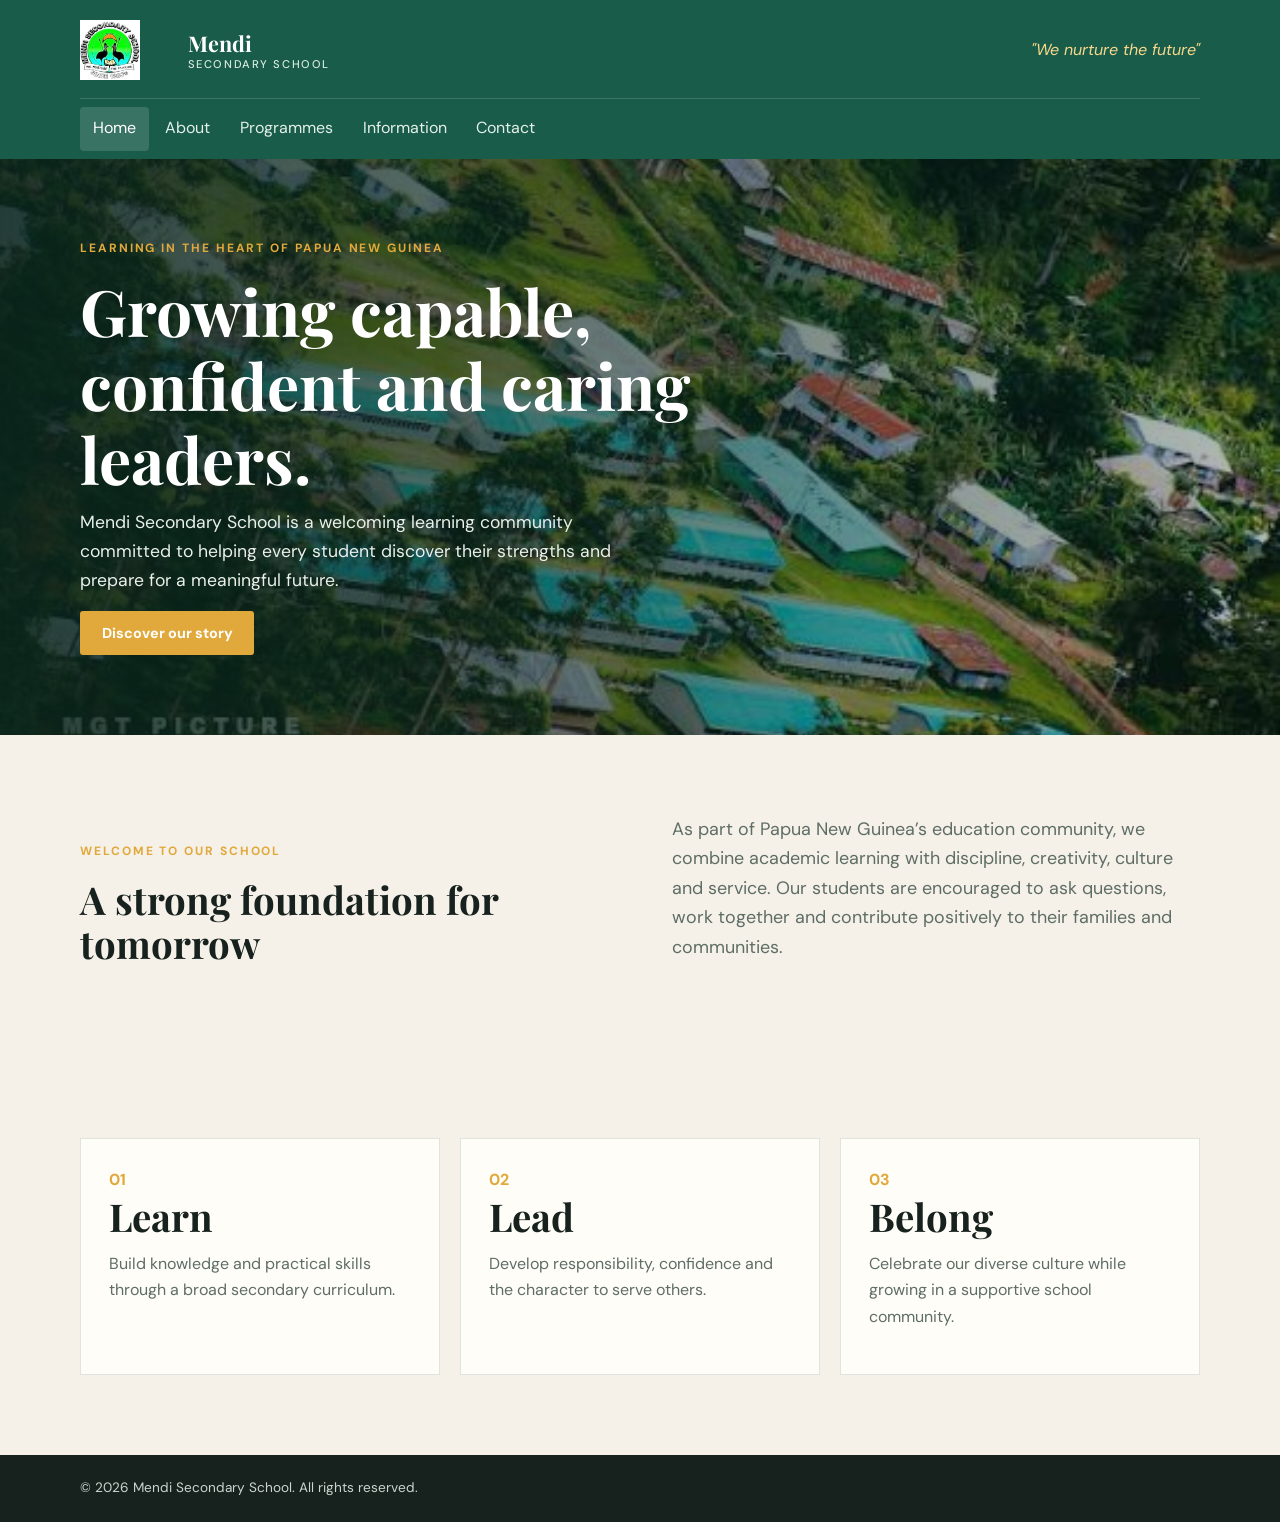
<file: index.html>
<!DOCTYPE html>
<html lang="en">
<head>
  <meta charset="UTF-8">
  <meta name="viewport" content="width=device-width, initial-scale=1.0">
  <meta name="description" content="Mendi Secondary School welcomes students and families to a community focused on learning, character and service.">
  <title>Mendi Secondary School - Home</title>
  <link rel="stylesheet" href="style.css">
</head>
<body>
  <header class="site-header">
    <div class="container header-inner">
      <img src="Images/mendi.jpg" alt="Mendi Secondary School Badge" class="badge">
      <a class="brand" href="index.html">Mendi <span>Secondary School</span></a>
      <p class="motto">"We nurture the future"</p>
      <nav aria-label="Primary navigation">
        <a class="active" aria-current="page" href="index.html">Home</a>
        <a href="about.html">About</a>
        <a href="programmes.html">Programmes</a>
        <a href="information.html">Information</a>
        <a href="contact.html">Contact</a>
      </nav>
    </div>
  </header>

  <main>
    <section class="hero">
      <div class="container hero-content">
        <p class="eyebrow">Learning in the heart of Papua New Guinea</p>
        <h1>Growing capable, confident and caring leaders.</h1>
        <p>Mendi Secondary School is a welcoming learning community committed to helping every student discover their strengths and prepare for a meaningful future.</p>
        <a class="button" href="about.html">Discover our story</a>
      </div>
    </section>

    <section class="container intro section-space">
      <div>
        <p class="eyebrow">Welcome to our school</p>
        <h2>A strong foundation for tomorrow</h2>
      </div>
      <p>As part of Papua New Guinea’s education community, we combine academic learning with discipline, creativity, culture and service. Our students are encouraged to ask questions, work together and contribute positively to their families and communities.</p>
    </section>

    <section class="container cards section-space" aria-label="School highlights">
      <article class="card"><span class="card-number">01</span><h2>Learn</h2><p>Build knowledge and practical skills through a broad secondary curriculum.</p></article>
      <article class="card"><span class="card-number">02</span><h2>Lead</h2><p>Develop responsibility, confidence and the character to serve others.</p></article>
      <article class="card"><span class="card-number">03</span><h2>Belong</h2><p>Celebrate our diverse culture while growing in a supportive school community.</p></article>
    </section>
  </main>

  <footer class="site-footer"><div class="container"><p>&copy; 2026 Mendi Secondary School. All rights reserved.</p></div></footer>
</body>
</html>
</file>
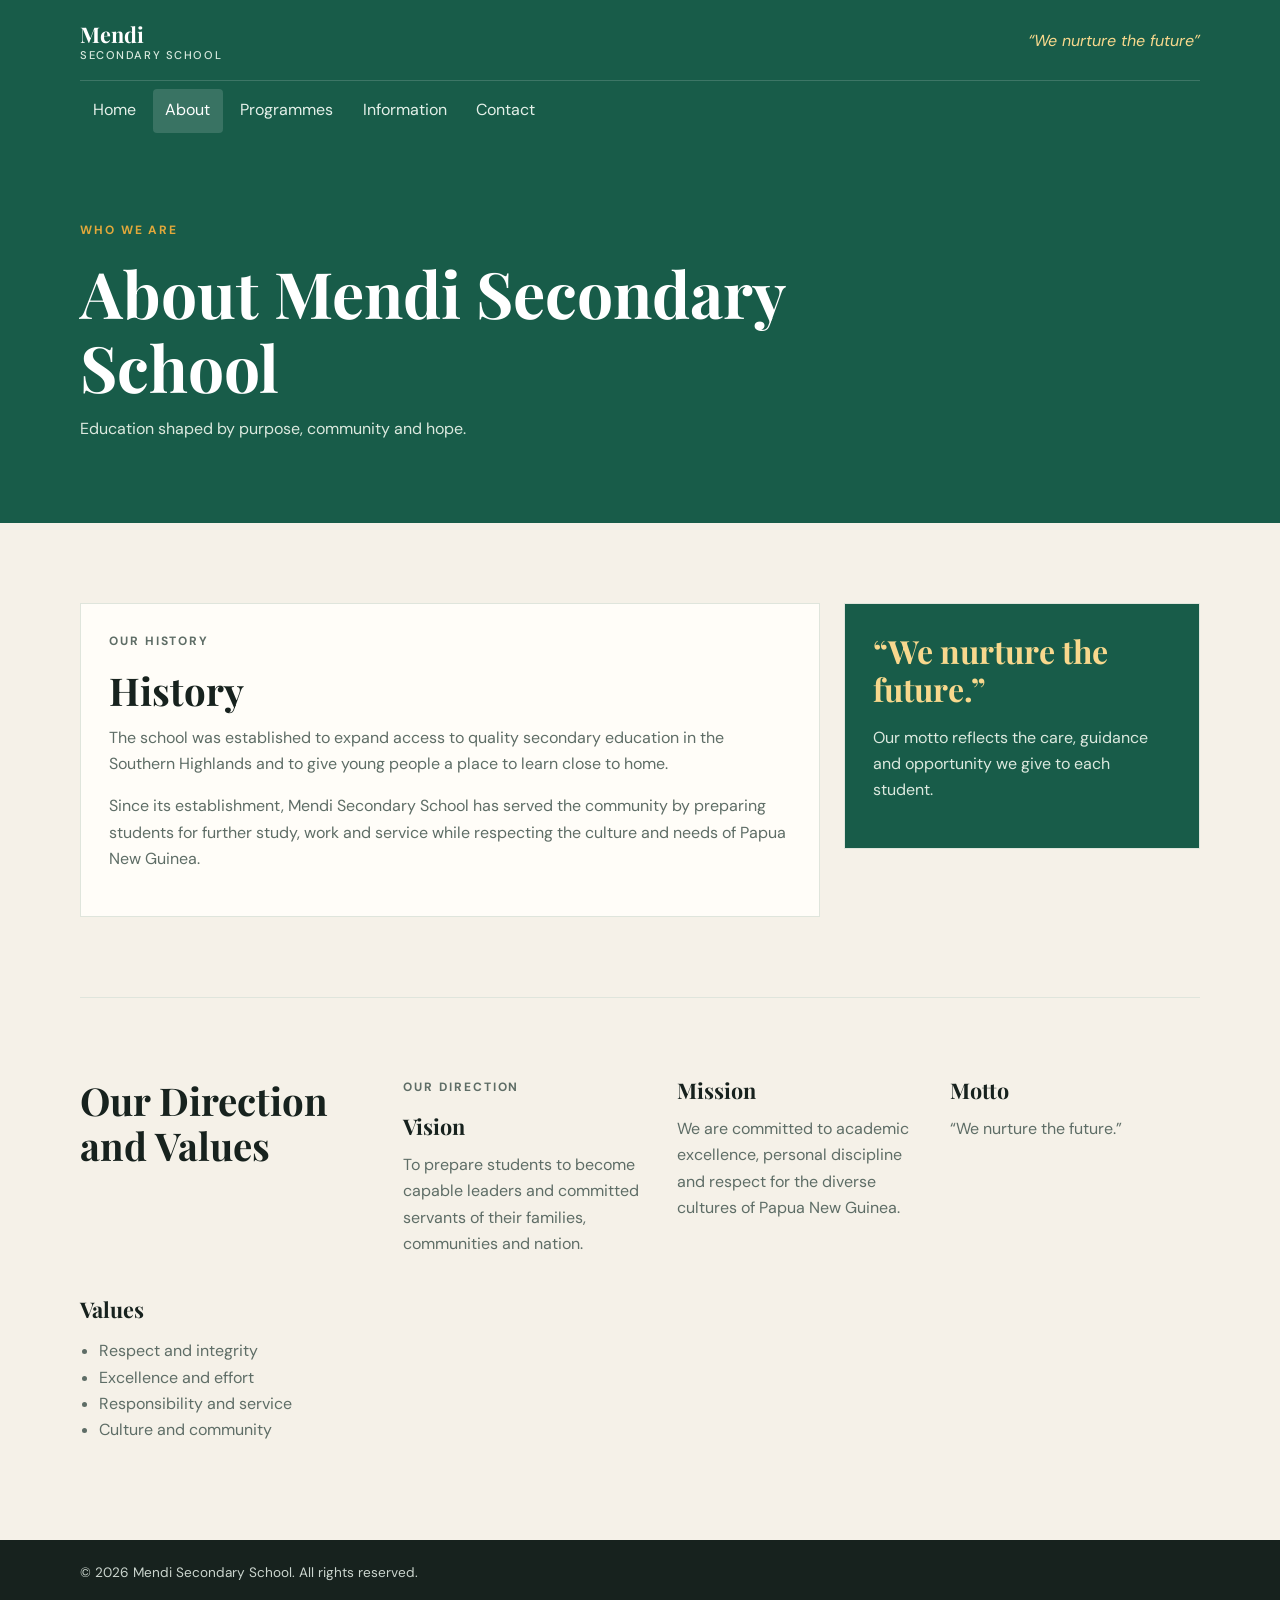
<file: about.html>
<!DOCTYPE html>
<html lang="en">
<head>
  <meta charset="UTF-8"><meta name="viewport" content="width=device-width, initial-scale=1.0">
  <title>About Mendi Secondary School</title><link rel="stylesheet" href="style.css">
</head>
<body>
  <header class="site-header"><div class="container header-inner">
    <a class="brand" href="index.html">Mendi <span>Secondary School</span></a><p class="motto">“We nurture the future”</p>
    <nav aria-label="Primary navigation"><a href="index.html">Home</a><a class="active" aria-current="page" href="about.html">About</a><a href="programmes.html">Programmes</a><a href="information.html">Information</a><a href="contact.html">Contact</a></nav>
  </div></header>
  <main>
    <section class="page-banner"><div class="container"><p class="eyebrow">Who we are</p><h1>About Mendi Secondary School</h1><p>Education shaped by purpose, community and hope.</p></div></section>
    <div class="container content-grid section-space">
      <article class="content-card"><p class="eyebrow">Our history</p><h2>History</h2><p>The school was established to expand access to quality secondary education in the Southern Highlands and to give young people a place to learn close to home.</p><p>Since its establishment, Mendi Secondary School has served the community by preparing students for further study, work and service while respecting the culture and needs of Papua New Guinea.</p></article>
      <aside class="quote-card"><p class="quote">“We nurture the future.”</p><p>Our motto reflects the care, guidance and opportunity we give to each student.</p></aside>
    </div>
    <section class="container values section-space" aria-labelledby="direction-heading">
      <h2 id="direction-heading">Our Direction and Values</h2>
      <article><p class="eyebrow">Our direction</p><h3>Vision</h3><p>To prepare students to become capable leaders and committed servants of their families, communities and nation.</p></article>
      <article><h3>Mission</h3><p>We are committed to academic excellence, personal discipline and respect for the diverse cultures of Papua New Guinea.</p></article>
      <article><h3>Motto</h3><p>“We nurture the future.”</p></article>
      <article><h3>Values</h3><ul class="check-list"><li>Respect and integrity</li><li>Excellence and effort</li><li>Responsibility and service</li><li>Culture and community</li></ul></article>
    </section>
  </main>
  <footer class="site-footer"><div class="container"><p>&copy; 2026 Mendi Secondary School. All rights reserved.</p></div></footer>
</body>
</html>
</file>
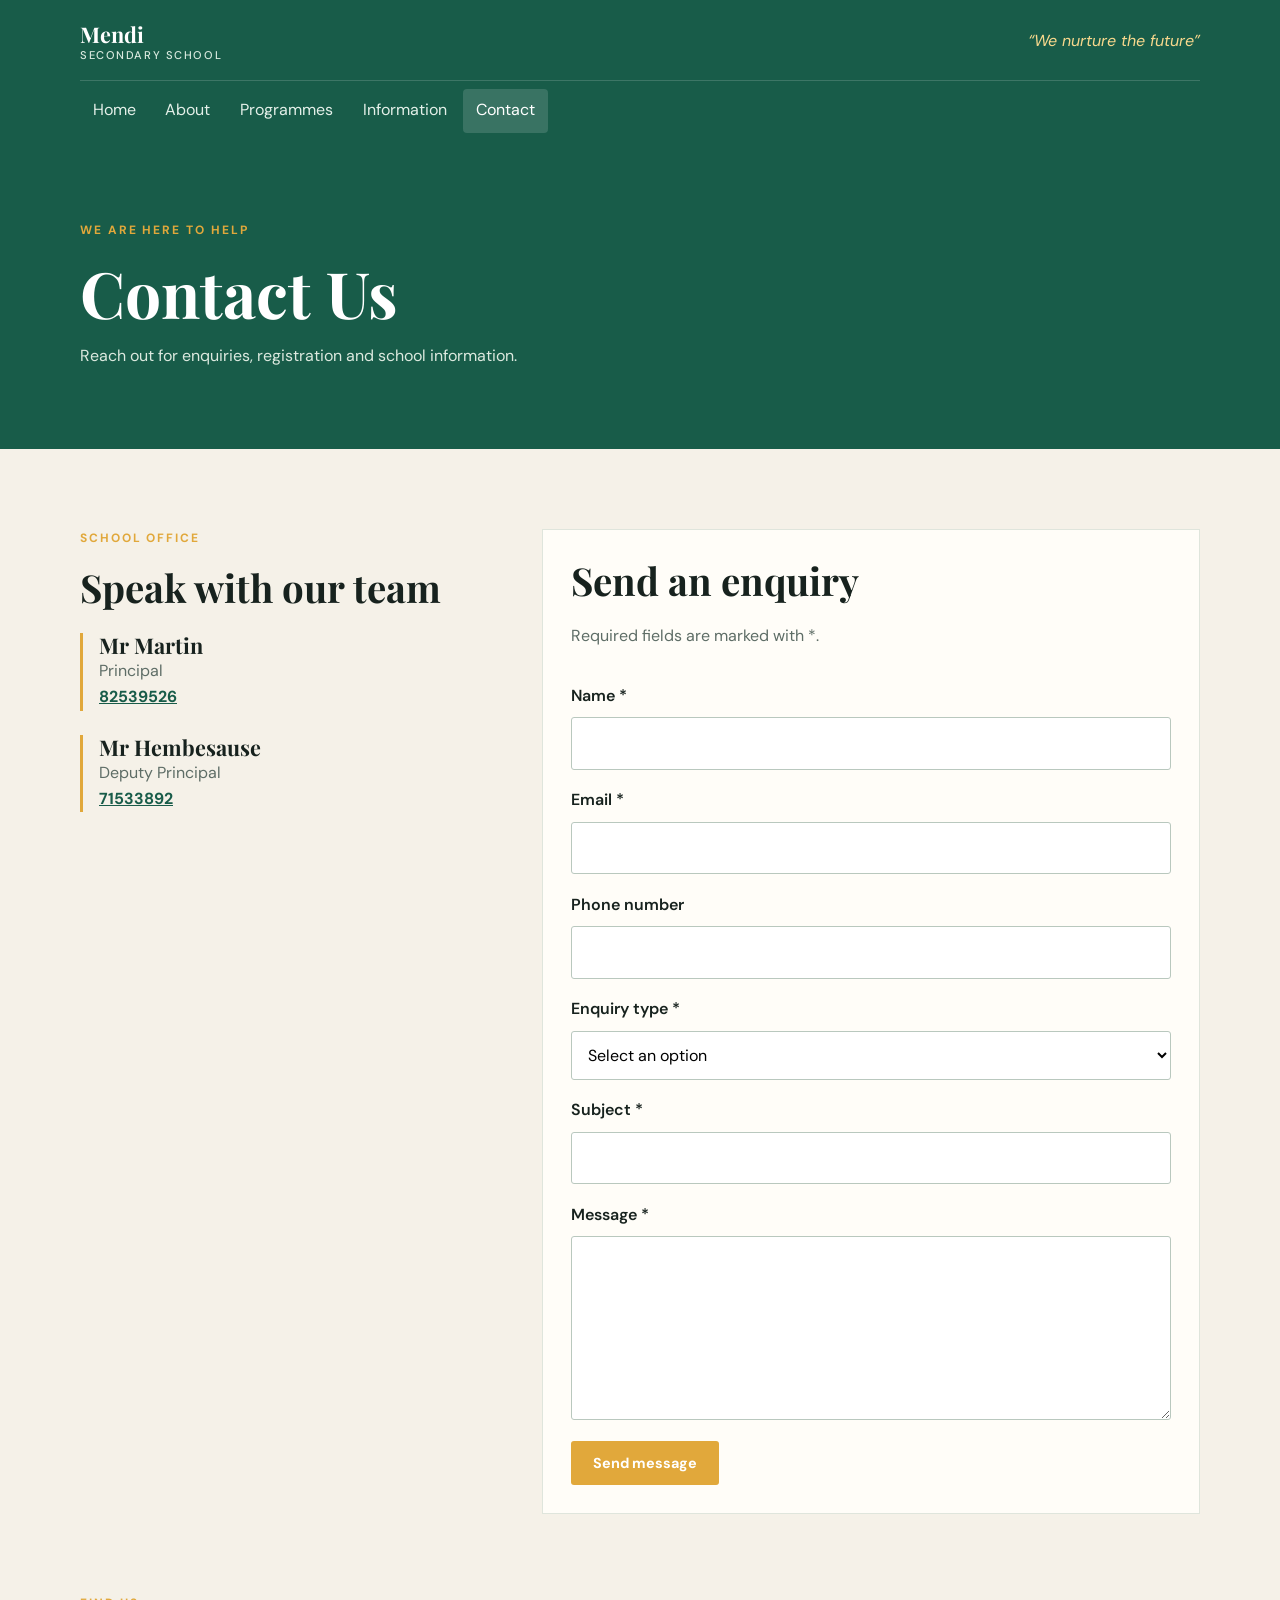
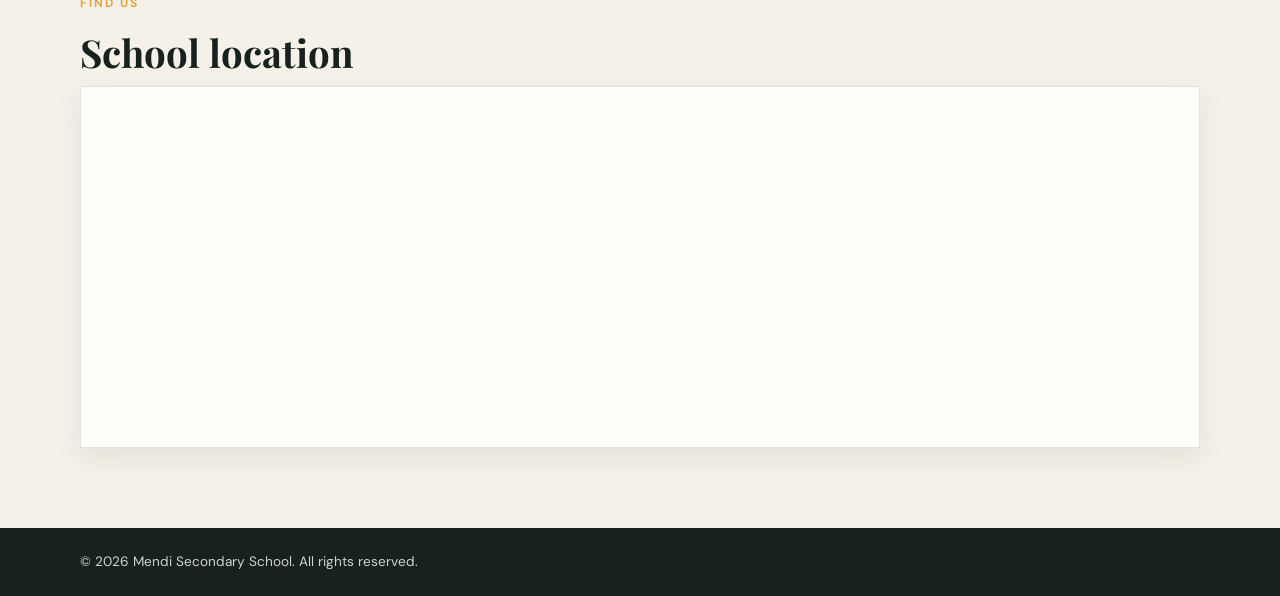
<file: contact.html>
<!DOCTYPE html>
<html lang="en">
<head><meta charset="UTF-8"><meta name="viewport" content="width=device-width, initial-scale=1.0"><title>Contact Us</title><link rel="stylesheet" href="style.css"></head>
<body>
  <header class="site-header"><div class="container header-inner"><a class="brand" href="index.html">Mendi <span>Secondary School</span></a><p class="motto">“We nurture the future”</p><nav aria-label="Primary navigation"><a href="index.html">Home</a><a href="about.html">About</a><a href="programmes.html">Programmes</a><a href="information.html">Information</a><a class="active" aria-current="page" href="contact.html">Contact</a></nav></div></header>
  <main><section class="page-banner"><div class="container"><p class="eyebrow">We are here to help</p><h1>Contact Us</h1><p>Reach out for enquiries, registration and school information.</p></div></section>
    <section class="container contact-layout section-space"><div><p class="eyebrow">School office</p><h2>Speak with our team</h2><div class="contact-person"><h3>Mr Martin</h3><p>Principal</p><a href="tel:82539526">82539526</a></div><div class="contact-person"><h3>Mr Hembesause</h3><p>Deputy Principal</p><a href="tel:71533892">71533892</a></div></div>
      <form class="contact-form" action="#" method="post"><h2>Send an enquiry</h2><p>Required fields are marked with <span aria-hidden="true">*</span>.</p><label for="name">Name <span aria-hidden="true">*</span></label><input id="name" name="name" type="text" autocomplete="name" required><label for="email">Email <span aria-hidden="true">*</span></label><input id="email" name="email" type="email" autocomplete="email" required><label for="phone">Phone number</label><input id="phone" name="phone" type="tel" autocomplete="tel"><label for="enquiry-type">Enquiry type <span aria-hidden="true">*</span></label><select id="enquiry-type" name="enquiry-type" required><option value="">Select an option</option><option value="registration">Student registration</option><option value="general">General information</option><option value="programmes">Academic programmes</option><option value="other">Other enquiry</option></select><label for="subject">Subject <span aria-hidden="true">*</span></label><input id="subject" name="subject" type="text" required><label for="message">Message <span aria-hidden="true">*</span></label><textarea id="message" name="message" rows="6" required></textarea><button class="button" type="submit">Send message</button></form>
    </section>
    <section class="container map-section" aria-labelledby="location-heading">
      <p class="eyebrow">Find us</p>
      <h2 id="location-heading">School location</h2>
      <div class="map-frame">
        <iframe title="Map showing Mendi Secondary School in Mendi, Papua New Guinea" src="https://www.google.com/maps?q=Mendi+Secondary+School,+Mendi,+Papua+New+Guinea&amp;output=embed" loading="lazy" allowfullscreen></iframe>
      </div>
    </section>
  </main><footer class="site-footer"><div class="container"><p>&copy; 2026 Mendi Secondary School. All rights reserved.</p></div></footer>
</body></html>
</file>
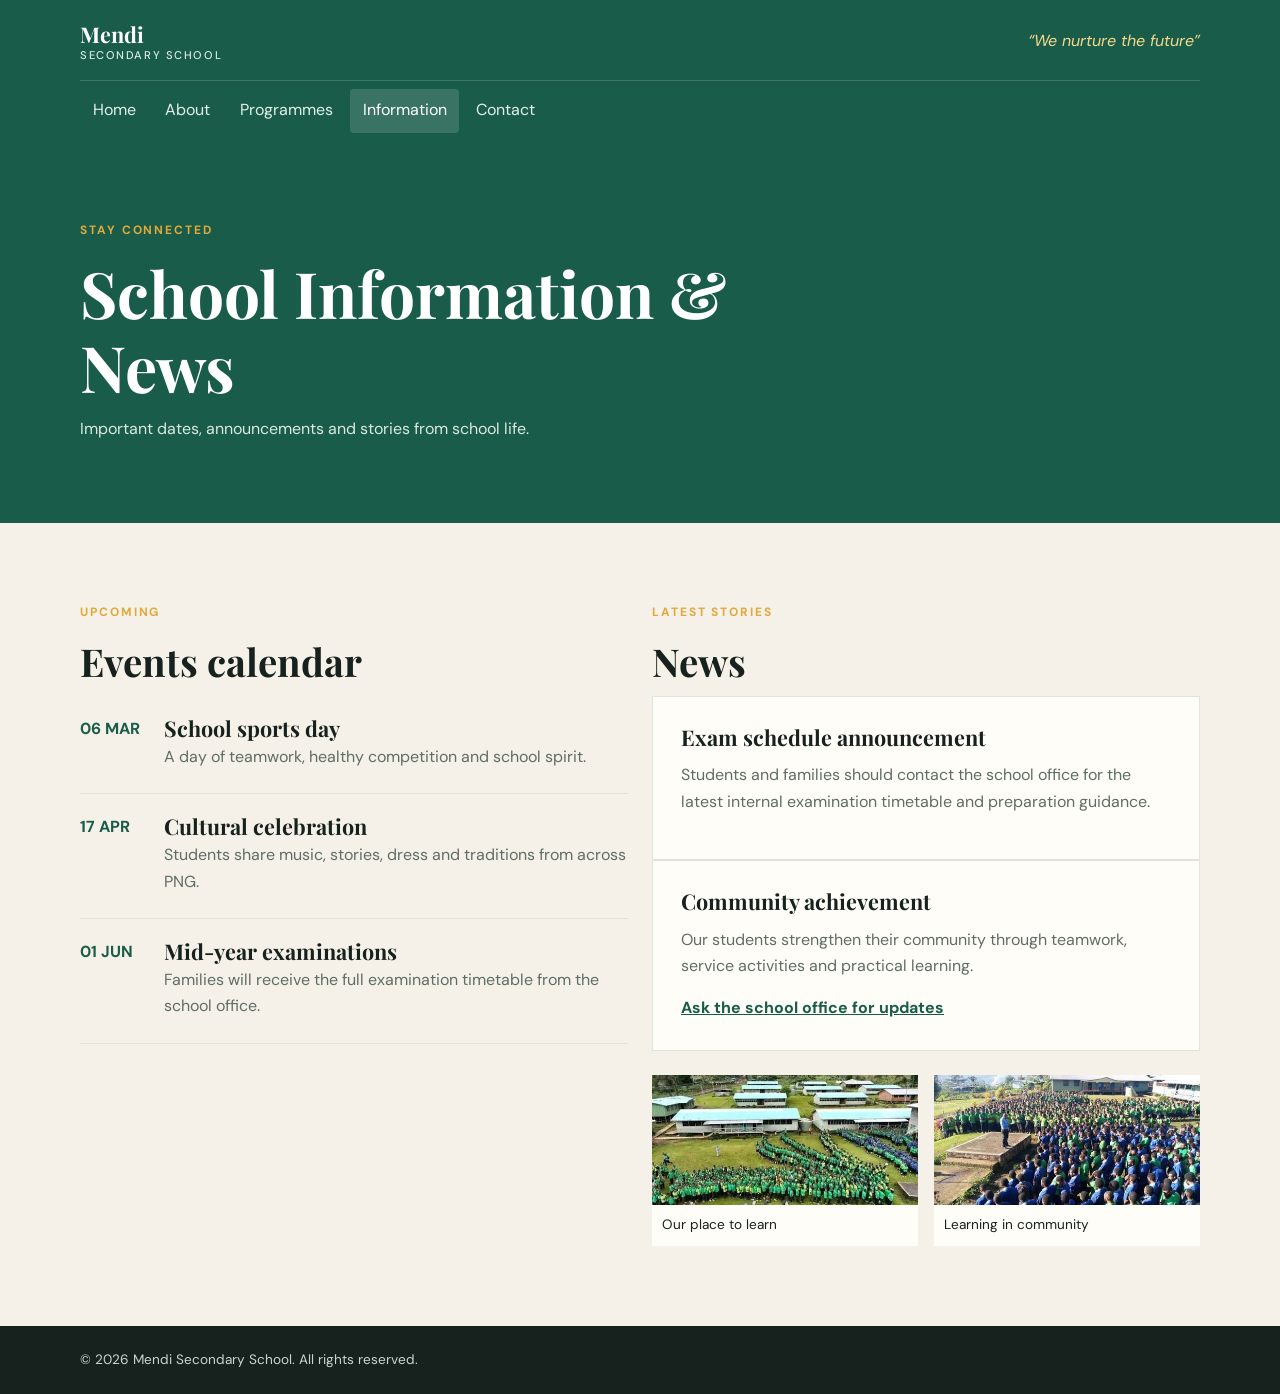
<file: information.html>
<!DOCTYPE html>
<html lang="en">
<head><meta charset="UTF-8"><meta name="viewport" content="width=device-width, initial-scale=1.0"><title>School Information &amp; News</title><link rel="stylesheet" href="style.css"></head>
<body>
  <header class="site-header"><div class="container header-inner"><a class="brand" href="index.html">Mendi <span>Secondary School</span></a><p class="motto">“We nurture the future”</p><nav aria-label="Primary navigation"><a href="index.html">Home</a><a href="about.html">About</a><a href="programmes.html">Programmes</a><a class="active" aria-current="page" href="information.html">Information</a><a href="contact.html">Contact</a></nav></div></header>
  <main><section class="page-banner"><div class="container"><p class="eyebrow">Stay connected</p><h1>School Information &amp; News</h1><p>Important dates, announcements and stories from school life.</p></div></section>
    <section class="container news-layout section-space"><div><p class="eyebrow">Upcoming</p><h2>Events calendar</h2><div class="event-list"><article><time datetime="2026-03-06">06 MAR</time><div><h3>School sports day</h3><p>A day of teamwork, healthy competition and school spirit.</p></div></article><article><time datetime="2026-04-17">17 APR</time><div><h3>Cultural celebration</h3><p>Students share music, stories, dress and traditions from across PNG.</p></div></article><article><time datetime="2026-06-01">01 JUN</time><div><h3>Mid-year examinations</h3><p>Families will receive the full examination timetable from the school office.</p></div></article></div></div>
      <div><p class="eyebrow">Latest stories</p><h2>News</h2><article class="news-card"><h3>Exam schedule announcement</h3><p>Students and families should contact the school office for the latest internal examination timetable and preparation guidance.</p></article><article class="news-card"><h3>Community achievement</h3><p>Our students strengthen their community through teamwork, service activities and practical learning.</p><a href="contact.html">Ask the school office for updates</a></article><div class="gallery"><figure><img src="Images/muno-2.jpg" alt="Mendi Secondary School campus and surrounding landscape"><figcaption>Our place to learn</figcaption></figure><figure><img src="Images/muno-3.jpg" alt="Students' community and school environment in Mendi"><figcaption>Learning in community</figcaption></figure></div></div>
    </section>
  </main><footer class="site-footer"><div class="container"><p>&copy; 2026 Mendi Secondary School. All rights reserved.</p></div></footer>
</body></html>
</file>
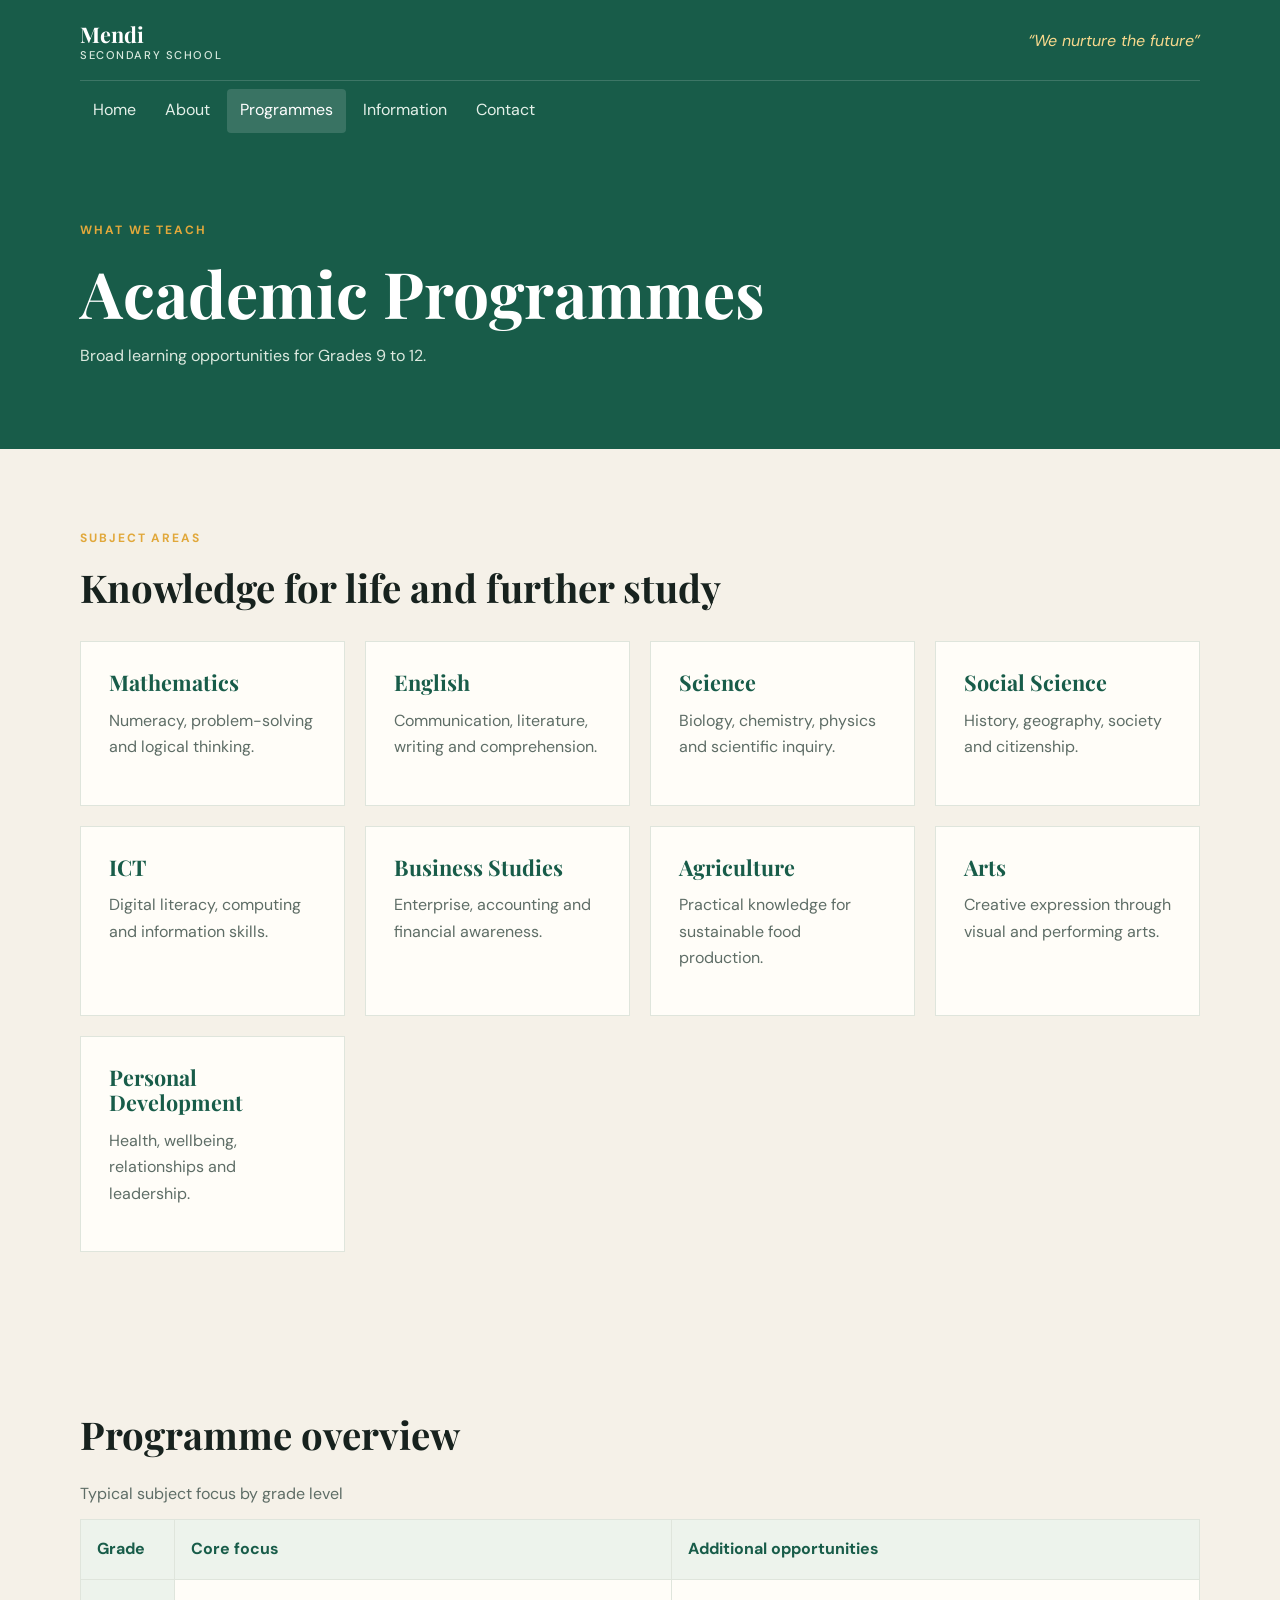
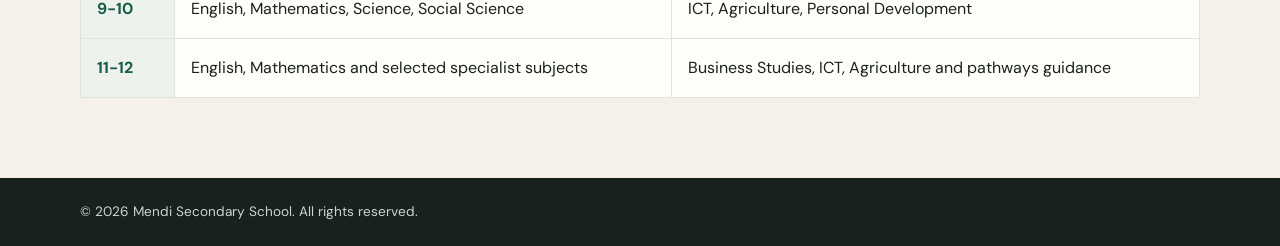
<file: programmes.html>
<!DOCTYPE html>
<html lang="en">
<head><meta charset="UTF-8"><meta name="viewport" content="width=device-width, initial-scale=1.0"><title>Academic Programmes</title><link rel="stylesheet" href="style.css"></head>
<body>
  <header class="site-header"><div class="container header-inner"><a class="brand" href="index.html">Mendi <span>Secondary School</span></a><p class="motto">“We nurture the future”</p><nav aria-label="Primary navigation"><a href="index.html">Home</a><a href="about.html">About</a><a class="active" aria-current="page" href="programmes.html">Programmes</a><a href="information.html">Information</a><a href="contact.html">Contact</a></nav></div></header>
  <main><section class="page-banner"><div class="container"><p class="eyebrow">What we teach</p><h1>Academic Programmes</h1><p>Broad learning opportunities for Grades 9 to 12.</p></div></section>
    <section class="container section-space"><div class="section-heading"><p class="eyebrow">Subject areas</p><h2>Knowledge for life and further study</h2></div><div class="subject-grid">
      <article class="subject"><h3>Mathematics</h3><p>Numeracy, problem-solving and logical thinking.</p></article><article class="subject"><h3>English</h3><p>Communication, literature, writing and comprehension.</p></article><article class="subject"><h3>Science</h3><p>Biology, chemistry, physics and scientific inquiry.</p></article><article class="subject"><h3>Social Science</h3><p>History, geography, society and citizenship.</p></article><article class="subject"><h3>ICT</h3><p>Digital literacy, computing and information skills.</p></article><article class="subject"><h3>Business Studies</h3><p>Enterprise, accounting and financial awareness.</p></article>      <article class="subject"><h3>Agriculture</h3><p>Practical knowledge for sustainable food production.</p></article><article class="subject"><h3>Arts</h3><p>Creative expression through visual and performing arts.</p></article><article class="subject"><h3>Personal Development</h3><p>Health, wellbeing, relationships and leadership.</p></article>
    </div></section>
    <section class="container section-space"><h2>Programme overview</h2><div class="table-wrap"><table><caption>Typical subject focus by grade level</caption><thead><tr><th scope="col">Grade</th><th scope="col">Core focus</th><th scope="col">Additional opportunities</th></tr></thead><tbody><tr><th scope="row">9-10</th><td>English, Mathematics, Science, Social Science</td><td>ICT, Agriculture, Personal Development</td></tr><tr><th scope="row">11-12</th><td>English, Mathematics and selected specialist subjects</td><td>Business Studies, ICT, Agriculture and pathways guidance</td></tr></tbody></table></div></section>
  </main><footer class="site-footer"><div class="container"><p>&copy; 2026 Mendi Secondary School. All rights reserved.</p></div></footer>
</body></html>
</file>
<file: style.css>
@import url('https://fonts.googleapis.com/css2?family=DM+Sans:wght@400;500;600;700&family=Playfair+Display:wght@600;700&display=swap');

:root { --ink: #17221e; --muted: #5e6d66; --cream: #f5f1e8; --paper: #fffdf8; --green: #185c49; --gold: #e1a83b; --line: #dfe5dc; }
* { box-sizing: border-box; }
body { margin: 0; color: var(--ink); background: var(--cream); font: 16px/1.65 'DM Sans', Arial, sans-serif; }
.container { width: min(1120px, calc(100% - 3rem)); margin: auto; }
.site-header { background: var(--green); color: #fff; padding: 1.25rem 0 0; }
.header-inner { display: flex; align-items: center; flex-wrap: wrap; gap: .75rem 2rem; }
.badge { height: 60px; width: auto; margin-right: 1rem; }
.brand { color: #fff; font: 700 1.35rem 'Playfair Display', Georgia, serif; text-decoration: none; margin-right: auto; }
.brand span { display: block; color: #d9eadf; font: 500 .7rem 'DM Sans', Arial, sans-serif; letter-spacing: .14em; text-transform: uppercase; }
.motto { color: #f8d88d; font-style: italic; margin: 0; }
nav { display: flex; gap: .25rem; width: 100%; border-top: 1px solid rgba(255,255,255,.16); margin-top: .35rem; padding: .5rem 0; }
nav a { color: #e4f0e9; padding: .55rem .8rem; text-decoration: none; border-radius: 4px; }
nav a:hover, nav a.active { color: #fff; background: rgba(255,255,255,.14); }
h1, h2, h3 { line-height: 1.15; margin: 0 0 .8rem; font-family: 'Playfair Display', Georgia, serif; }
h1 { font-size: clamp(2.5rem, 5vw, 4.5rem); max-width: 760px; }
h2 { font-size: clamp(1.8rem, 3vw, 2.7rem); }
h3 { font-size: 1.35rem; }
p { margin: 0 0 1rem; }
.eyebrow { color: var(--gold); font-size: .75rem; font-weight: 700; letter-spacing: .16em; text-transform: uppercase; }
.hero { min-height: 560px; display: grid; align-items: center; color: #fff; background: linear-gradient(90deg, rgba(10,38,29,.88), rgba(10,38,29,.3)), url('Images/muno.jpg') center/cover; }
.hero-content { padding: 5rem 0; }.hero-content > p:not(.eyebrow) { max-width: 560px; font-size: 1.1rem; color: #e9f0ea; }
.button { display: inline-block; border: 0; border-radius: 3px; padding: .8rem 1.35rem; color: #fff; background: var(--gold); font: 700 .9rem 'DM Sans', Arial, sans-serif; text-decoration: none; cursor: pointer; }
.button:hover { background: #bf8620; }.section-space { padding-top: 5rem; padding-bottom: 5rem; }
.intro { display: grid; grid-template-columns: 1fr 1fr; gap: 4rem; align-items: end; }.intro > p { color: var(--muted); font-size: 1.12rem; }
.cards, .subject-grid { display: grid; grid-template-columns: repeat(3, 1fr); gap: 1.25rem; }.card, .subject, .content-card, .quote-card, .news-card, .contact-form { background: var(--paper); border: 1px solid var(--line); padding: 1.75rem; }
.card-number { color: var(--gold); font-weight: 700; }.card p, .subject p, .content-card p, .quote-card p, .news-card p { color: var(--muted); }
.site-footer { background: var(--ink); color: #cbd5ce; padding: 1.4rem 0; font-size: .85rem; }.site-footer p { margin: 0; }
.page-banner { padding: 5rem 0 4rem; background: var(--green); color: #fff; }.page-banner p:not(.eyebrow) { color: #dce9df; }
.content-grid, .contact-layout, .news-layout { display: grid; grid-template-columns: 1.35fr .65fr; gap: 1.5rem; }.quote-card { background: var(--green); color: #fff; align-self: start; }.quote-card p { color: #dce9df; }.quote { color: #f8d88d !important; font: 700 2rem/1.2 'Playfair Display', Georgia, serif; }
.values { display: grid; grid-template-columns: 1.2fr 1fr 1fr 1fr; gap: 1.5rem; border-top: 1px solid var(--line); }.values p, .values li { color: var(--muted); }.check-list { padding-left: 1.2rem; }
.subject-grid { grid-template-columns: repeat(4, 1fr); }.subject h3 { color: var(--green); }.section-heading { margin-bottom: 2rem; }
.table-wrap { overflow-x: auto; }table { width: 100%; border-collapse: collapse; background: var(--paper); }caption { text-align: left; color: var(--muted); padding: .75rem 0; }th, td { border: 1px solid var(--line); padding: 1rem; text-align: left; }th { color: var(--green); background: #edf3ec; }
.news-layout { grid-template-columns: 1fr 1fr; }.event-list article { display: flex; gap: 1.25rem; border-bottom: 1px solid var(--line); padding: 1.25rem 0; }.event-list time { color: var(--green); font-weight: 700; min-width: 4rem; }.event-list h3, .event-list p { margin-bottom: .2rem; }.event-list p { color: var(--muted); }.news-card a, .contact-person a { color: var(--green); font-weight: 700; }.gallery { display: grid; grid-template-columns: 1fr 1fr; gap: 1rem; margin-top: 1.5rem; }.gallery figure { margin: 0; }.gallery img { display: block; width: 100%; height: 130px; object-fit: cover; }.gallery figcaption { background: var(--paper); padding: .6rem; font-size: .85rem; }
.contact-layout { grid-template-columns: .8fr 1.2fr; }.contact-person { border-left: 3px solid var(--gold); padding-left: 1rem; margin: 1.5rem 0; }.contact-person h3, .contact-person p { margin: 0; }.contact-person p { color: var(--muted); }.contact-form { display: grid; gap: .5rem; }.contact-form p { color: var(--muted); }.contact-form label { font-weight: 600; margin-top: .6rem; }.contact-form input, .contact-form select, .contact-form textarea { width: 100%; border: 1px solid #b9c8be; border-radius: 3px; padding: .75rem; font: inherit; background: #fff; }.contact-form input:focus, .contact-form select:focus, .contact-form textarea:focus { outline: 3px solid #f8d88d; border-color: var(--green); }.contact-form .button { justify-self: start; margin-top: .8rem; }
.map-section { padding-bottom: 5rem; }.map-frame { overflow: hidden; border: 1px solid var(--line); background: var(--paper); box-shadow: 0 10px 25px rgba(23,34,30,.08); }.map-frame iframe { display: block; width: 100%; height: 360px; border: 0; }
@media (max-width: 760px) { .container { width: min(100% - 2rem, 1120px); }.header-inner { gap: .5rem 1rem; }.motto { order: 3; width: 100%; }nav { overflow-x: auto; }.hero { min-height: 500px; }.intro, .content-grid, .contact-layout, .news-layout, .values { grid-template-columns: 1fr; }.cards, .subject-grid { grid-template-columns: 1fr 1fr; }.section-space { padding-top: 3.5rem; padding-bottom: 3.5rem; } }
@media (max-width: 480px) { .cards, .subject-grid { grid-template-columns: 1fr; }nav a { white-space: nowrap; padding: .5rem; }.gallery { grid-template-columns: 1fr; } }
</file>
